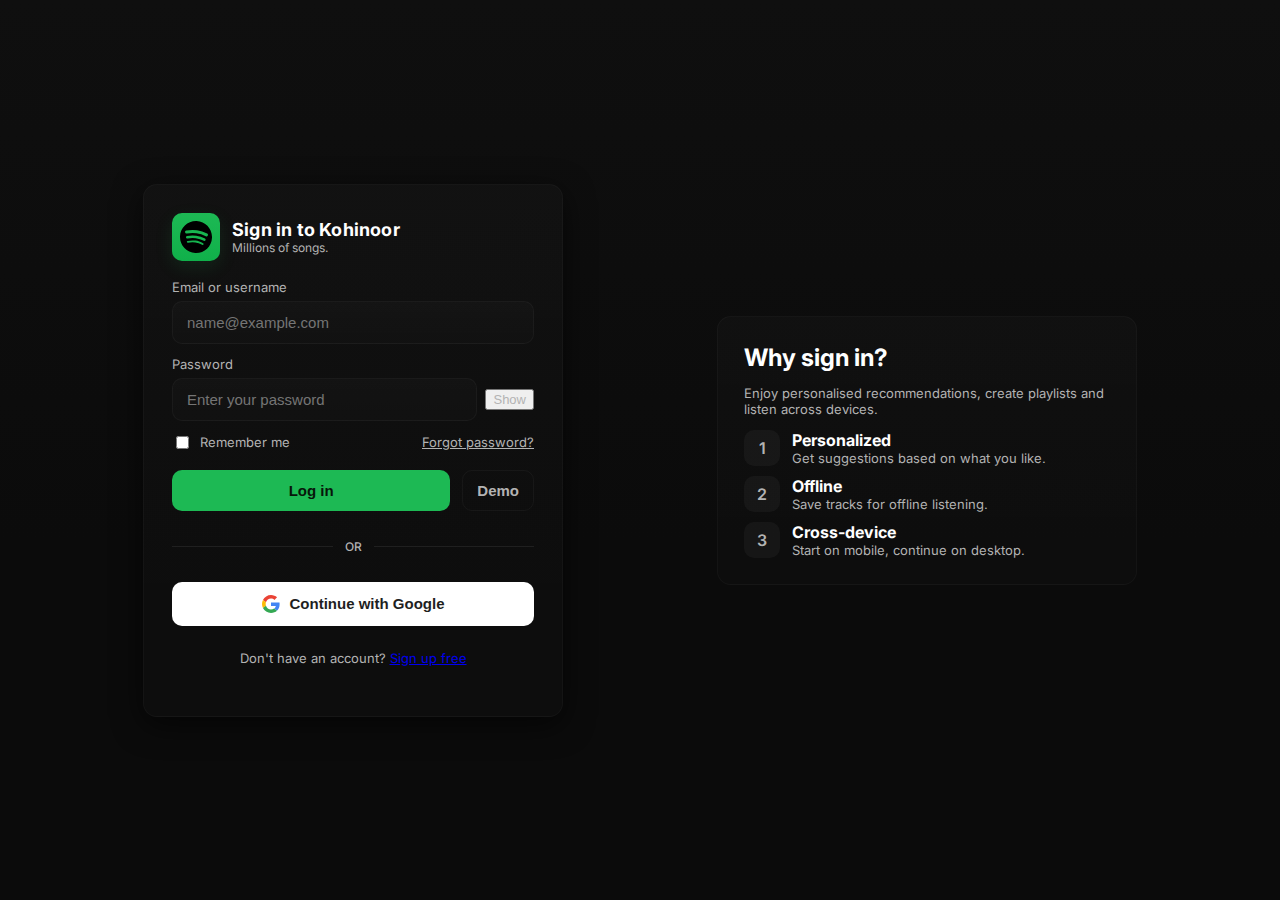
<file: login_signup.html>
<!doctype html>
<html lang="en">
<head>
  <meta charset="utf-8">
  <meta name="viewport" content="width=device-width,initial-scale=1">
  <title>Kohinoor — Sign in</title>
  <link href="https://fonts.googleapis.com/css2?family=Inter:wght@300;400;600;700&display=swap" rel="stylesheet">
  <style>
    :root{
      --bg:#121212; --card:#1e1e1e; --accent:#1db954; --muted:#b3b3b3; --glass: rgba(255,255,255,0.04);
      --radius:14px; --maxw:420px;
    }
    *{box-sizing:border-box}
    html,body{height:100%}
    body{
      margin:0; font-family:Inter, system-ui, -apple-system, "Segoe UI", Roboto, "Helvetica Neue", Arial; background: linear-gradient(180deg,#0f0f0f 0%, #0b0b0b 60%); color:#fff; -webkit-font-smoothing:antialiased; -moz-osx-font-smoothing:grayscale;
      display:flex; align-items:center; justify-content:center; padding:32px;
    }

    /* Layout */
    .container{display:flex; gap:48px; align-items:center; max-width:1100px; width:100%;}
    .left{
      flex:1; display:flex; align-items:center; justify-content:center;
    }
    .card{
      width:100%; max-width:var(--maxw); background:linear-gradient(180deg, rgba(255,255,255,0.02), rgba(255,255,255,0.01)); border-radius:var(--radius); padding:28px; box-shadow: 0 8px 30px rgba(0,0,0,0.6); border:1px solid rgba(255,255,255,0.03);
    }

    /* Logo */
    .logo{display:flex; gap:12px; align-items:center; margin-bottom:18px}
    .logo .mark{width:48px; height:48px; display:grid; place-items:center; background:linear-gradient(180deg,var(--accent), #10b04a); border-radius:10px; box-shadow: 0 6px 18px rgba(29,185,84,0.12)}
    .logo h1{font-size:18px; margin:0; letter-spacing:0.2px}
    .logo p{margin:0; font-size:12px; color:var(--muted)}

    /* Form */
    form{display:grid; gap:12px}
    label{font-size:13px; color:var(--muted)}
    input[type="email"], input[type="password"]{
      width:100%; padding:12px 14px; border-radius:10px; border:1px solid rgba(255,255,255,0.04); background:linear-gradient(180deg, rgba(255,255,255,0.02), rgba(255,255,255,0.01)); color:#fff; font-size:15px;
    }
    .field{display:flex; flex-direction:column; gap:6px}
    .row{display:flex; align-items:center; justify-content:space-between}
    .actions{display:flex; gap:12px; margin-top:6px}
    .btn{
      padding:12px 16px; border-radius:10px; background:var(--accent); color:#07160a; font-weight:600; border:none; cursor:pointer; flex:1; font-size:15px;
    }
    .btn.secondary{background:transparent; color:var(--muted); border:1px solid rgba(255,255,255,0.04); flex:0; padding:10px 14px}

    .helper{font-size:13px; color:var(--muted)}
    .checkbox{display:flex; gap:8px; align-items:center}

    /* Right side info */
    .right{flex:1; display:flex; align-items:center; justify-content:center}
    .promo{max-width:420px; background:linear-gradient(180deg, rgba(255,255,255,0.02), rgba(255,255,255,0.01)); padding:26px; border-radius:var(--radius); border:1px solid rgba(255,255,255,0.03)}
    .promo h2{margin:0 0 10px 0}
    .features{display:grid; gap:10px; margin-top:12px}
    .feature{display:flex; gap:12px; align-items:flex-start}
    .dot{width:36px; height:36px; border-radius:10px; background:var(--glass); display:grid; place-items:center; color:var(--muted); font-weight:600}

    /* small */
    .small{font-size:13px; color:var(--muted)}
    .error{color:#ff6b6b; font-size:13px}
    .success{color:#53d68a; font-size:13px}

    /* responsive */
    @media (max-width:880px){
      .container{flex-direction:column; align-items:stretch}
      .left, .right{justify-content:center}
    }

    /* subtle focus */
    input:focus{outline:2px solid rgba(29,185,84,0.14); border-color:rgba(29,185,84,0.22)}

    .showpass{cursor:pointer; font-size:13px; color:var(--muted)}
    .footer{margin-top:12px; font-size:13px; color:var(--muted); text-align:center}

    /* loader */
    .loader{width:18px; height:18px; border-radius:50%; border:2px solid rgba(255,255,255,0.08); border-top-color: #fff; animation:spin .8s linear infinite}
    @keyframes spin{to{transform:rotate(360deg)}}

    /* --- NEW STYLES --- */
    .divider {
      display: flex;
      align-items: center;
      text-align: center;
      color: var(--muted);
      margin: 16px 0;
      font-size: 12px;
      font-weight: 500;
      text-transform: uppercase;
      gap: 12px;
    }
    .divider hr {
      flex: 1;
      border: none;
      border-top: 1px solid rgba(255, 255, 255, 0.08);
    }

    .btn.google {
      display: flex;
      align-items: center;
      justify-content: center;
      gap: 10px;
      background: white;
      color: #1f1f1f;
      border: 1px solid rgba(255,255,255,0.1);
      width: 100%;
      transition: background 0.2s ease;
    }
    .btn.google:hover {
      background: #f0f0f0;
    }
    .btn.google svg {
      width: 18px;
      height: 18px;
    }
    /* --- END NEW STYLES --- */
  </style>
</head>
<body>
  <div class="container">
    <div class="left">
      <div class="card" role="main" aria-labelledby="signinTitle">
        <div class="logo">
          <div class="mark" aria-hidden="true">
             <img src="logo.svg" alt="">
          </div>
          <div>
            <h1 id="signinTitle">Sign in to Kohinoor</h1>
            <p>Millions of songs.</p>
          </div>
        </div>

        <form id="loginForm" autocomplete="on" novalidate>
          <div class="field">
            <label for="email">Email or username</label>
            <input id="email" name="email" type="email" placeholder="name@example.com" required aria-required="true">
            <div id="emailErr" class="error" role="alert" style="display:none"></div>
          </div>

          <div class="field">
            <label for="password">Password</label>
            <div style="display:flex; gap:8px; align-items:center">
              <input id="password" name="password" type="password" placeholder="Enter your password" required aria-required="true">
              <button type="button" id="togglePass" class="showpass" aria-pressed="false">Show</button>
            </div>
            <div id="pwErr" class="error" role="alert" style="display:none"></div>
          </div>

          <div class="row" style="align-items:center">
            <label class="checkbox"><input id="remember" type="checkbox"> <span class="helper">Remember me</span></label>
            <a href="#" id="forgot" class="small">Forgot password?</a>
          </div>

          <div class="actions">
            <button type="submit" class="btn" id="signinBtn">Log in</button>
            <button type="button" class="btn secondary" id="demoBtn">Demo</button>
          </div>

          <div class="divider">
            <hr><span>OR</span><hr>
          </div>

          <button type="button" class="btn google" id="googleBtn">
            <svg version="1.1" xmlns="http://www.w3.org/2000/svg" viewBox="0 0 48 48">
              <path fill="#EA4335" d="M24 9.5c3.54 0 6.71 1.22 9.21 3.6l6.85-6.85C35.9 2.38 30.47 0 24 0 14.62 0 6.51 5.38 2.56 13.22l7.98 6.19C12.43 13.72 17.74 9.5 24 9.5z"></path>
              <path fill="#4285F4" d="M46.98 24.55c0-1.57-.15-3.09-.38-4.55H24v9.02h12.94c-.58 2.96-2.26 5.48-4.78 7.18l7.73 6c4.51-4.18 7.09-10.36 7.09-17.65z"></path>
              <path fill="#FBBC05" d="M10.53 28.59c-.48-1.45-.76-2.99-.76-4.59s.27-3.14.76-4.59l-7.98-6.19C.92 16.46 0 20.12 0 24c0 3.88.92 7.54 2.56 10.78l7.97-6.19z"></path>
              <path fill="#34A853" d="M24 48c6.48 0 11.93-2.13 15.89-5.81l-7.73-6c-2.15 1.45-4.92 2.3-8.16 2.3-6.26 0-11.57-4.22-13.47-9.91l-7.98 6.19C6.51 42.62 14.62 48 24 48z"></path>
              <path fill="none" d="M0 0h48v48H0z"></path>
            </svg>
            <span>Continue with Google</span>
          </button>
          <div class="footer small">Don't have an account? <a href="#" id="signupLink">Sign up free</a></div>
          <div id="msg" style="margin-top:10px"></div>
        </form>
      </div>
    </div>

    <div class="right">
      <div class="promo">
        <h2>Why sign in?</h2>
        <p class="small">Enjoy personalised recommendations, create playlists and listen across devices. </p>
        <div class="features">
          <div class="feature"><div class="dot">1</div><div><b>Personalized</b><div class="small">Get suggestions based on what you like.</div></div></div>
          <div class="feature"><div class="dot">2</div><div><b>Offline</b><div class="small">Save tracks for offline listening.</div></div></div>
          <div class="feature"><div class="dot">3</div><div><b>Cross-device</b><div class="small">Start on mobile, continue on desktop.</div></div></div>
        </div>
      </div>
    </div>
  </div>

  <script>
    // Small demo logic — no backend. Save to localStorage when "logging in".
    const form = document.getElementById('loginForm');
    const email = document.getElementById('email');
    const password = document.getElementById('password');
    const msg = document.getElementById('msg');
    const emailErr = document.getElementById('emailErr');
    const pwErr = document.getElementById('pwErr');
    const togglePass = document.getElementById('togglePass');
    const remember = document.getElementById('remember');
    const signinBtn = document.getElementById('signinBtn');
    const demoBtn = document.getElementById('demoBtn');
    const googleBtn = document.getElementById('googleBtn'); // <-- NEW: Get Google button

    // Pre-fill if saved
    document.addEventListener('DOMContentLoaded', () => {
      const saved = localStorage.getItem('demo_user');
      if (saved) {
        const u = JSON.parse(saved);
        email.value = u.email || '';
        if(u.remember) remember.checked = true;
      }
    });

    togglePass.addEventListener('click', () => {
      const showing = password.type === 'text';
      password.type = showing ? 'password' : 'text';
      togglePass.textContent = showing ? 'Show' : 'Hide';
      togglePass.setAttribute('aria-pressed', String(!showing));
    });

    function validEmail(v){
      // simple email test that accepts usernames too (contains @ or plain word)
      return /(^[^@\s]+@[^@\s]+\.[^@\s]+$)/.test(v) || /^[A-Za-z0-9._%+-]{3,}$/.test(v);
    }

    form.addEventListener('submit', (e) => {
      e.preventDefault();
      emailErr.style.display='none'; pwErr.style.display='none'; msg.textContent='';

      const em = email.value.trim();
      const pw = password.value;
      let ok=true;
      if(!em || !validEmail(em)){
        emailErr.style.display='block'; emailErr.textContent='Please enter a valid email or username.'; ok=false;
      }
      if(!pw || pw.length < 6){
        pwErr.style.display='block'; pwErr.textContent='Password must be at least 6 characters.'; ok=false;
      }
      if(!ok) return;

      // simulate network
      signinBtn.disabled = true; signinBtn.innerHTML = '<span class="loader" aria-hidden="true"></span>';
      setTimeout(() => {
        signinBtn.disabled = false; signinBtn.textContent = 'Log in';
        // fake check: if password is "password123" or "demo" accept
        if(pw === 'password123' || pw === 'demo'){
          msg.innerHTML = '<div class="success">Logged in successfully — welcome back!</div>';
          // store demo user
          localStorage.setItem('demo_user', JSON.stringify({email:em, remember: remember.checked}));
          // show small success then "redirect" to a fake homepage inside same page
          setTimeout(()=>showHome(em),700);
        } else {
          msg.innerHTML = '<div class="error">Incorrect credentials. Try the demo button or use password: <b>demo</b></div>';
        }
      }, 900);
    });

    demoBtn.addEventListener('click', ()=>{
      // fill demo creds
      email.value = 'demo@local'; password.value = 'demo'; remember.checked = true;
      // auto submit
      form.dispatchEvent(new Event('submit', {bubbles:true,cancelable:true}));
    });
    
    // --- NEW SCRIPT LOGIC ---
    googleBtn.addEventListener('click', () => {
        // Simulate a successful Google Sign-In
        msg.innerHTML = '<div class="success">Logged in with Google! Redirecting...</div>';
        
        // "Redirect" to the home page after a short delay, passing a generic username
        setTimeout(() => showHome('Google User'), 900);
    });
    // --- END NEW SCRIPT LOGIC ---

    function showHome(user) {
    // Replace container with a mock home UI (keeps single-file behavior)
    const container = document.querySelector('.container');
    container.innerHTML = `
      <div style="flex:1; display:grid; place-items:center; min-height:240px">
        <div style="text-align:center; max-width:760px">
          <h1 style="margin:0 0 8px 0; font-size:28px">Welcome, ${escapeHtml(user)}!</h1>
          <p style="color:var(--muted); margin:0 0 20px"></p>
          <div style="display:flex; gap:10px; justify-content:center; margin-bottom:18px">
            <a href="index.html" class="btn">Go to Your Library</a>
            <button class="btn secondary" id="logout">Sign out</button>
          </div>
          <div style="color:var(--muted)">
            <small></small>
          </div>
        </div>
      </div>
    `;

    document.getElementById('logout').addEventListener('click', () => {
        localStorage.removeItem('demo_user');
        location.reload();
    });

    // The old event listener for 'gotoLibrary' has been removed.
}

    function escapeHtml(unsafe) {
      return unsafe.replace(/[&<>"']/g, function(m) { return ({'&':'&amp;','<':'&lt;','>':'&gt;','"':'&quot;',"'":"&#039;"})[m]; });
    }
  </script>
</body>
</html>
</file>
